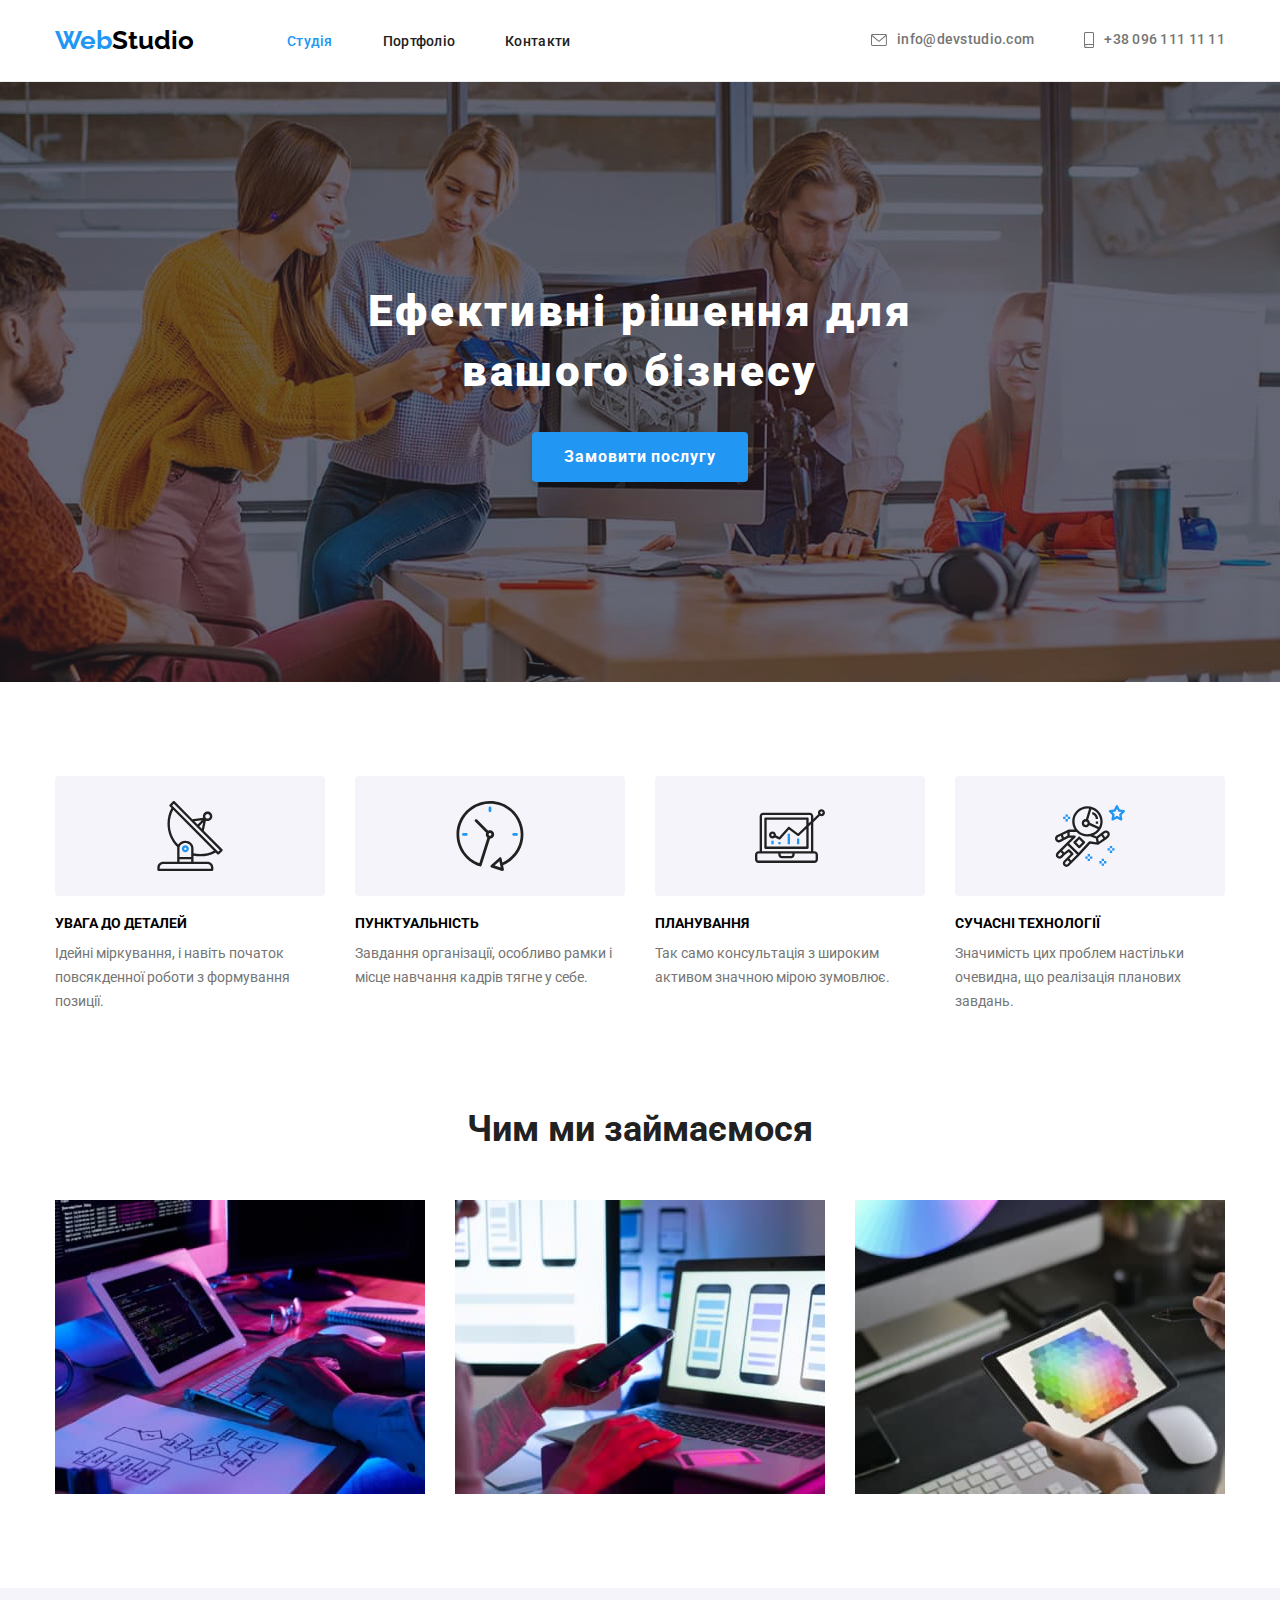
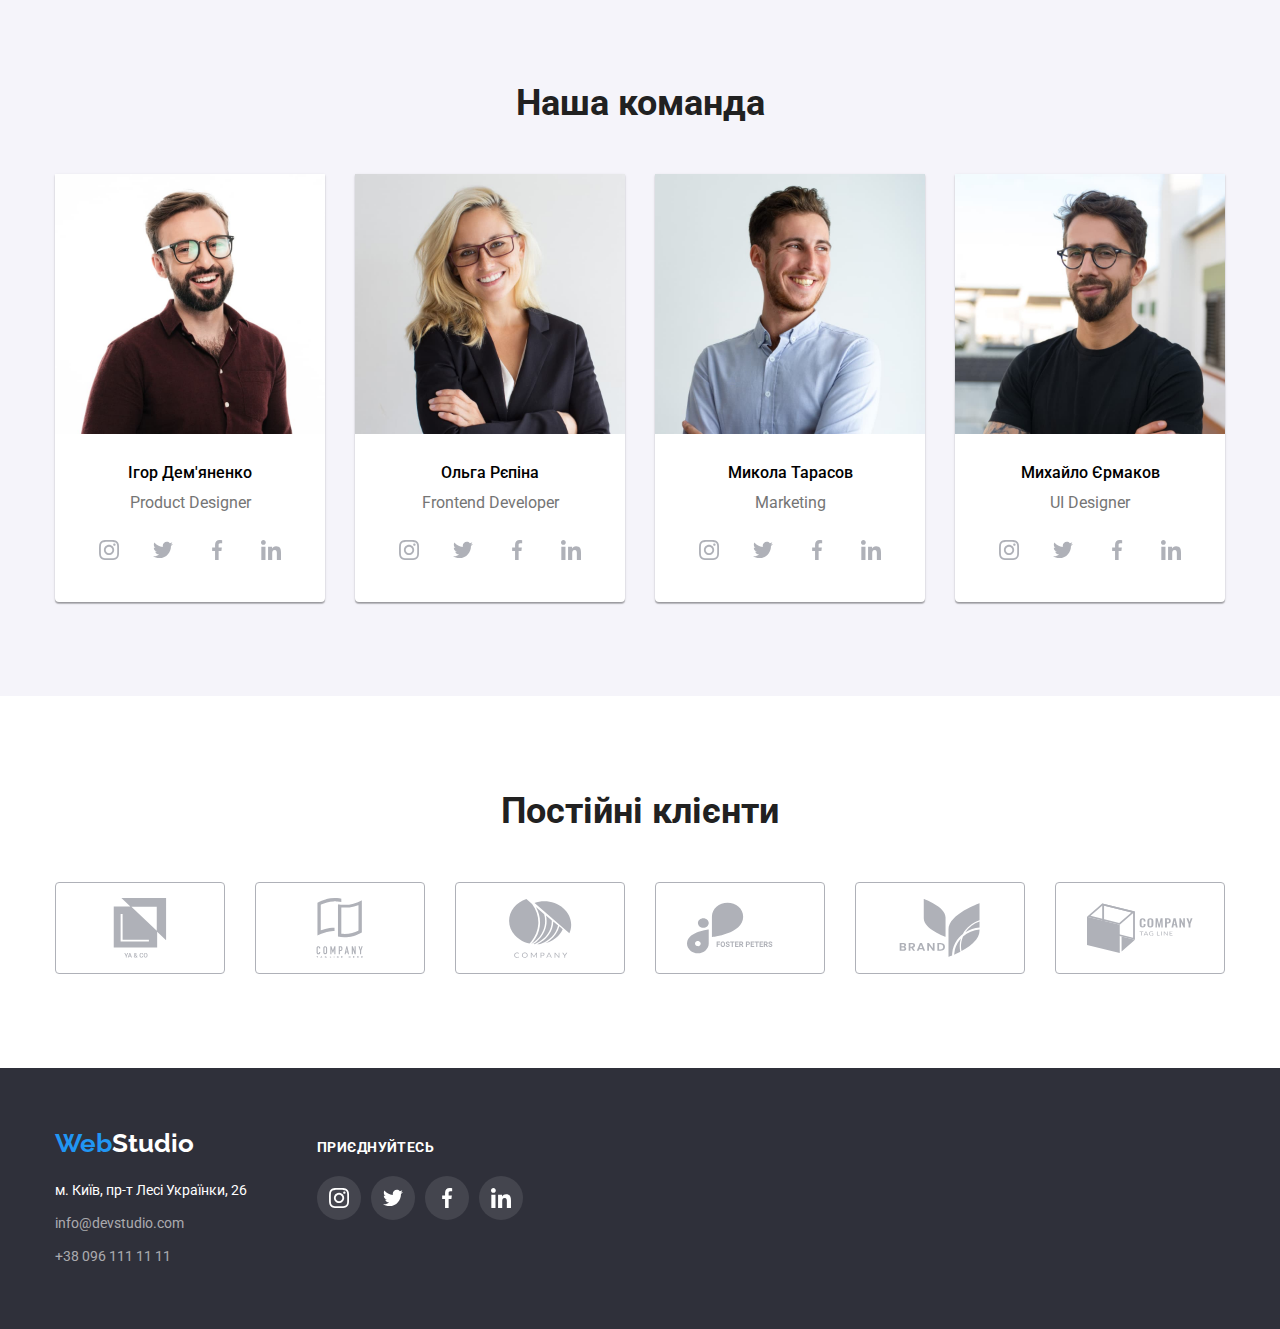
<file: index.html>
<!DOCTYPE html>
<html lang="uk">
  <head>
    <meta charset="UTF-8" />
    <meta http-equiv="X-UA-Compatible" content="IE=edge" />
    <meta name="viewport" content="width=device-width, initial-scale=1.0" />
    <link rel="preconnect" href="https://fonts.googleapis.com" />
    <link rel="preconnect" href="https://fonts.gstatic.com" crossorigin />
    <link
      href="https://fonts.googleapis.com/css2?family=Raleway:wght@700&family=Roboto:wght@400;500;700;900&display=swap"
      rel="stylesheet"
    />
    <link
      rel="stylesheet"
      href="https://cdnjs.cloudflare.com/ajax/libs/modern-normalize/1.1.0/modern-normalize.min.css"
    />
    <link rel="stylesheet" href="./css/styles.css" />
    <title>WebStudio</title>
  </head>
  <body>
    <!-- Header -->
    <header class="header">
      <div class="container header-container">
        <nav class="site-nav">
          <a class="logo link" href="./" lang="en"><span class="logo-accent">Web</span>Studio</a>
          <ul class="list nav-list">
            <li class="nav-item"><a class="link link-current" href="./index.html">Студія</a></li>
            <li class="nav-item"><a class="link" href="./portfolio.html">Портфоліо</a></li>
            <li class="nav-item"><a class="link" href="">Контакти</a></li>
          </ul>
        </nav>
        <ul class="list header-contacts">
          <li class="contact-item">
            <a class="link contact-link" href="mailto:info@devstudio.com">
              <svg class="contacts-img" width="16" height="12">
                <use href="./images/icons.svg#icon-envelope"></use>
              </svg>
              info@devstudio.com</a
            >
          </li>
          <li class="contact-item">
            <a class="link contact-link" href="tel:+380961111111">
              <svg class="contacts-img" width="10" height="16">
                <use href="./images/icons.svg#icon-smartphone"></use>
              </svg>
              +38 096 111 11 11</a
            >
          </li>
        </ul>
      </div>
    </header>
    <main>
      <!-- Hero -->
      <section class="section hero">
        <div class="container hero-container">
          <h1 class="hero-title">Ефективні рішення для вашого бізнесу</h1>
          <button class="hero-btn btn" type="button">Замовити послугу</button>
        </div>
      </section>
      <!-- Features -->
      <section class="section features">
        <div class="container">
          <h2 class="section-title visually-hidden">Наші переваги</h2>
          <ul class="list features-list">
            <li class="features-item">
              <div class="features-picture">
                <svg class="feature-icon" width="70" height="70">
                  <use href="./images/icons.svg#icon-antenna"></use>
                </svg>
              </div>
              <h3 class="title">УВАГА ДО ДЕТАЛЕЙ</h3>
              <p class="features-info">
                Ідейні міркування, і навіть початок повсякденної роботи з формування позиції.
              </p>
            </li>
            <li class="features-item">
              <div class="features-picture">
                <svg class="feature-icon" width="70" height="70">
                  <use href="./images/icons.svg#icon-clock"></use>
                </svg>
              </div>
              <h3 class="title">ПУНКТУАЛЬНІСТЬ</h3>
              <p class="features-info">
                Завдання організації, особливо рамки і місце навчання кадрів тягне у себе.
              </p>
            </li>
            <li class="features-item">
              <div class="features-picture">
                <svg class="feature-icon" width="70" height="70">
                  <use href="./images/icons.svg#icon-diagram"></use>
                </svg>
              </div>
              <h3 class="title">ПЛАНУВАННЯ</h3>
              <p class="features-info">
                Так само консультація з широким активом значною мірою зумовлює.
              </p>
            </li>
            <li class="features-item">
              <div class="features-picture">
                <svg class="feature-icon" width="70" height="70">
                  <use href="./images/icons.svg#icon-astronaut"></use>
                </svg>
              </div>
              <h3 class="title">СУЧАСНІ ТЕХНОЛОГІЇ</h3>
              <p class="features-info">
                Значимість цих проблем настільки очевидна, що реалізація планових завдань.
              </p>
            </li>
          </ul>
        </div>
      </section>
      <!-- specialization -->
      <section class="specialization section">
        <div class="container">
          <h2 class="section-title">Чим ми займаємося</h2>
          <ul class="specialization-list list">
            <li class="specialization-img">
              <img
                src="./images/img-desktop.jpg"
                alt="Десктопні додатки"
                width="370"
                height="294"
              />
            </li>
            <li class="specialization-img">
              <img src="./images/img-mobile.jpg" alt="Мобільні додатки" width="370" height="294" />
            </li>
            <li class="specialization-img">
              <img
                src="./images/img-design.jpg"
                alt="Дизайнерські рішення"
                width="370"
                height="294"
              />
            </li>
          </ul>
        </div>
      </section>
      <!-- Our team -->
      <section class="team-section section">
        <div class="container">
          <h2 class="section-title">Наша команда</h2>
          <ul class="team-list list">
            <li class="team-item">
              <img
                src="./images/product-designer.jpg"
                alt="Ігор Дем'яненко"
                width="270"
                height="260"
              />
              <div class="teammate-info">
                <h3 class="teammate-name">Ігор Дем'яненко</h3>
                <p class="teammate-position" lang="en">Product Designer</p>
                <ul class="social-icons list">
                  <li class="social-item">
                    <a href="" class="social-link link">
                      <svg class="social-icon" width="20" height="20">
                        <use href="./images/icons.svg#icon-instagram"></use>
                      </svg>
                    </a>
                  </li>
                  <li class="social-item">
                    <a href="" class="social-link link">
                      <svg class="social-icon" width="20" height="20">
                        <use href="./images/icons.svg#icon-twitter"></use>
                      </svg>
                    </a>
                  </li>
                  <li class="social-item">
                    <a href="" class="social-link link">
                      <svg class="social-icon" width="20" height="20">
                        <use href="./images/icons.svg#icon-facebook"></use>
                      </svg>
                    </a>
                  </li>
                  <li class="social-item">
                    <a href="" class="social-link link">
                      <svg class="social-icon" width="20" height="20">
                        <use href="./images/icons.svg#icon-linkedin"></use>
                      </svg>
                    </a>
                  </li>
                </ul>
              </div>
            </li>
            <li class="team-item">
              <img
                src="./images/frontend-developer.jpg"
                alt="Ольга Рєпіна"
                width="270"
                height="260"
              />
              <div class="teammate-info">
                <h3 class="teammate-name">Ольга Рєпіна</h3>
                <p class="teammate-position" lang="en">Frontend Developer</p>
                <ul class="social-icons list">
                  <li class="social-item">
                    <a href="" class="social-link link">
                      <svg class="social-icon" width="20" height="20">
                        <use href="./images/icons.svg#icon-instagram"></use>
                      </svg>
                    </a>
                  </li>
                  <li class="social-item">
                    <a href="" class="social-link link">
                      <svg class="social-icon" width="20" height="20">
                        <use href="./images/icons.svg#icon-twitter"></use>
                      </svg>
                    </a>
                  </li>
                  <li class="social-item">
                    <a href="" class="social-link link">
                      <svg class="social-icon" width="20" height="20">
                        <use href="./images/icons.svg#icon-facebook"></use>
                      </svg>
                    </a>
                  </li>
                  <li class="social-item">
                    <a href="" class="social-link link">
                      <svg class="social-icon" width="20" height="20">
                        <use href="./images/icons.svg#icon-linkedin"></use>
                      </svg>
                    </a>
                  </li>
                </ul>
              </div>
            </li>
            <li class="team-item">
              <img src="./images/marketing.jpg" alt="Микола Тарасов" width="270" height="260" />
              <div class="teammate-info">
                <h3 class="teammate-name">Микола Тарасов</h3>
                <p class="teammate-position" lang="en">Marketing</p>
                <ul class="social-icons list">
                  <li class="social-item">
                    <a href="" class="social-link link">
                      <svg class="social-icon" width="20" height="20">
                        <use href="./images/icons.svg#icon-instagram"></use>
                      </svg>
                    </a>
                  </li>
                  <li class="social-item">
                    <a href="" class="social-link link">
                      <svg class="social-icon" width="20" height="20">
                        <use href="./images/icons.svg#icon-twitter"></use>
                      </svg>
                    </a>
                  </li>
                  <li class="social-item">
                    <a href="" class="social-link link">
                      <svg class="social-icon" width="20" height="20">
                        <use href="./images/icons.svg#icon-facebook"></use>
                      </svg>
                    </a>
                  </li>
                  <li class="social-item">
                    <a href="" class="social-link link">
                      <svg class="social-icon" width="20" height="20">
                        <use href="./images/icons.svg#icon-linkedin"></use>
                      </svg>
                    </a>
                  </li>
                </ul>
              </div>
            </li>
            <li class="team-item">
              <img src="./images/ui-designer.jpg" alt="Михайло Єрмаков" width="270" height="260" />
              <div class="teammate-info">
                <h3 class="teammate-name">Михайло Єрмаков</h3>
                <p class="teammate-position" lang="en">UI Designer</p>
                <ul class="social-icons list">
                  <li class="social-item">
                    <a href="" class="social-link link">
                      <svg class="social-icon" width="20" height="20">
                        <use href="./images/icons.svg#icon-instagram"></use>
                      </svg>
                    </a>
                  </li>
                  <li class="social-item">
                    <a href="" class="social-link link">
                      <svg class="social-icon" width="20" height="20">
                        <use href="./images/icons.svg#icon-twitter"></use>
                      </svg>
                    </a>
                  </li>
                  <li class="social-item">
                    <a href="" class="social-link link">
                      <svg class="social-icon" width="20" height="20">
                        <use href="./images/icons.svg#icon-facebook"></use>
                      </svg>
                    </a>
                  </li>
                  <li class="social-item">
                    <a href="" class="social-link link">
                      <svg class="social-icon" width="20" height="20">
                        <use href="./images/icons.svg#icon-linkedin"></use>
                      </svg>
                    </a>
                  </li>
                </ul>
              </div>
            </li>
          </ul>
        </div>
      </section>

      <!-- Clients -->

      <section class="section clients">
        <div class="container">
          <h2 class="section-title">Постійні клієнти</h2>
          <ul class="client-list list">
            <li class="client-item">
              <a class="link client-link" href="">
                <svg class="client-icon" width="106" height="60">
                  <use href="./images/icons.svg#icon-client-1"></use>
                </svg>
              </a>
            </li>
            <li class="client-item">
              <a class="link client-link" href="">
                <svg class="client-icon" width="106" height="60">
                  <use href="./images/icons.svg#icon-client-2"></use>
                </svg>
              </a>
            </li>
            <li class="client-item">
              <a class="link client-link" href="">
                <svg class="client-icon" width="106" height="60">
                  <use href="./images/icons.svg#icon-client-3"></use>
                </svg>
              </a>
            </li>
            <li class="client-item">
              <a class="link client-link" href="">
                <svg class="client-icon" width="106" height="60">
                  <use href="./images/icons.svg#icon-client-4"></use>
                </svg>
              </a>
            </li>
            <li class="client-item">
              <a class="link client-link" href="">
                <svg class="client-icon" width="106" height="60">
                  <use href="./images/icons.svg#icon-client-5"></use>
                </svg>
              </a>
            </li>
            <li class="client-item">
              <a class="link client-link" href="">
                <svg class="client-icon" width="106" height="60">
                  <use href="./images/icons.svg#icon-client-6"></use>
                </svg>
              </a>
            </li>
          </ul>
        </div>
      </section>
    </main>
    <!-- Footer -->
    <footer class="footer">
      <div class="container footer-container">
        <div>
          <a class="link logo logo-footer" href="./" lang="en"
            ><span class="logo-accent">Web</span>Studio</a
          >
          <address>
            <ul class="list footer-list">
              <li class="footer-item">
                <a
                  class="link our-address"
                  href="https://goo.gl/maps/tJKo2RhC8Hp1i2VQ6"
                  target="_blank"
                  rel="noopener, noreferrer, nofollow"
                >
                  м. Київ, пр-т Лесі Українки, 26</a
                >
              </li>
              <li class="footer-item">
                <a class="link" href="mailto:info@devstudio.com">info@devstudio.com</a>
              </li>
              <li class="footer-item">
                <a class="link" href="tel:+380961111111">+38 096 111 11 11</a>
              </li>
            </ul>
          </address>
        </div>
        <div class="footer-socials">
          <h3 class="title socials-title">Приєднуйтесь</h3>
          <ul class="social-icons list">
            <li class="social-item">
              <a href="" class="social-link link">
                <svg class="social-icon" width="20" height="20">
                  <use href="./images/icons.svg#icon-instagram"></use>
                </svg>
              </a>
            </li>
            <li class="social-item">
              <a href="" class="social-link link">
                <svg class="social-icon" width="20" height="20">
                  <use href="./images/icons.svg#icon-twitter"></use>
                </svg>
              </a>
            </li>
            <li class="social-item">
              <a href="" class="social-link link">
                <svg class="social-icon" width="20" height="20">
                  <use href="./images/icons.svg#icon-facebook"></use>
                </svg>
              </a>
            </li>
            <li class="social-item">
              <a href="" class="social-link link">
                <svg class="social-icon" width="20" height="20">
                  <use href="./images/icons.svg#icon-linkedin"></use>
                </svg>
              </a>
            </li>
          </ul>
        </div>
      </div>
    </footer>
  </body>
</html>
</file>
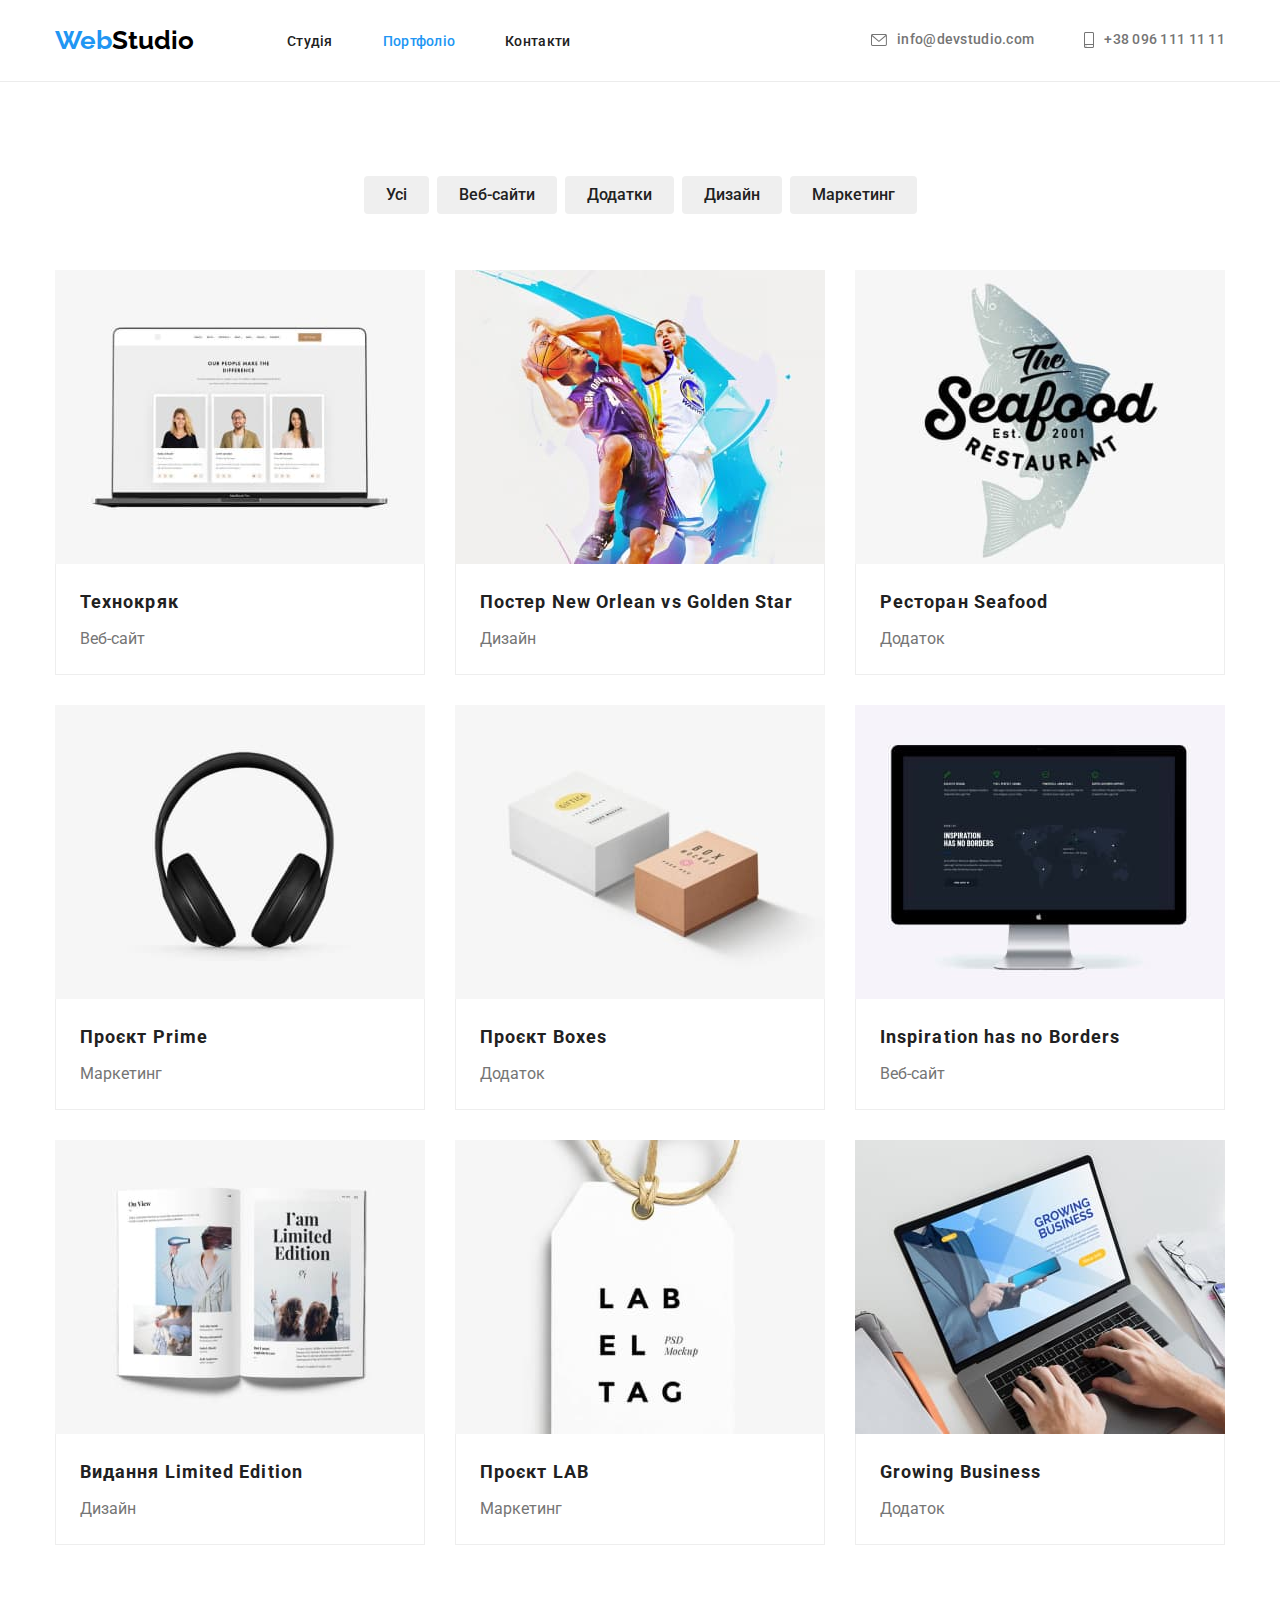
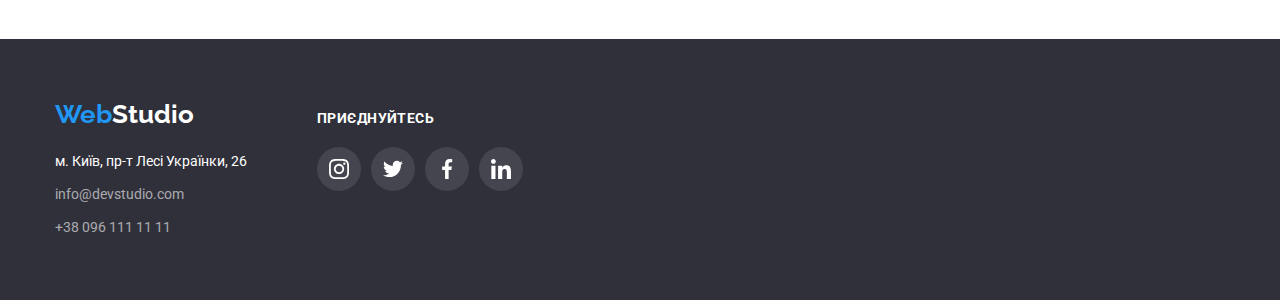
<file: portfolio.html>
<!DOCTYPE html>
<html lang="uk">
  <head>
    <meta charset="UTF-8" />
    <meta http-equiv="X-UA-Compatible" content="IE=edge" />
    <meta name="viewport" content="width=device-width, initial-scale=1.0" />
    <link rel="preconnect" href="https://fonts.googleapis.com" />
    <link rel="preconnect" href="https://fonts.gstatic.com" crossorigin />
    <link
      href="https://fonts.googleapis.com/css2?family=Raleway:wght@700&family=Roboto:wght@400;500;700;900&display=swap"
      rel="stylesheet"
    />
    <link
      rel="stylesheet"
      href="https://cdnjs.cloudflare.com/ajax/libs/modern-normalize/1.1.0/modern-normalize.min.css"
    />
    <link rel="stylesheet" href="./css/styles.css" />
    <title>Portfolio</title>
  </head>
  <body>
    <!-- Header -->
    <header class="header">
      <div class="container header-container">
        <nav class="site-nav">
          <a class="logo link" href="./" lang="en"><span class="logo-accent">Web</span>Studio</a>
          <ul class="list nav-list">
            <li class="nav-item"><a class="link" href="./index.html">Студія</a></li>
            <li class="nav-item"><a class="link link-current" href="./portfolio.html">Портфоліо</a></li>
            <li class="nav-item"><a class="link" href="">Контакти</a></li>
          </ul>
        </nav>
        <ul class="list header-contacts">
          <li class="contact-item">
            <a class="link contact-link" href="mailto:info@devstudio.com">
              <svg class="contacts-img" width="16" height="12">
                <use href="./images/icons.svg#icon-envelope"></use>
              </svg>
              info@devstudio.com</a
            >
          </li>
          <li class="contact-item">
            <a class="link contact-link" href="tel:+380961111111">
              <svg class="contacts-img" width="10" height="16">
                <use href="./images/icons.svg#icon-smartphone"></use>
              </svg>
              +38 096 111 11 11</a
            >
          </li>
        </ul>
      </div>
    </header>
    <main>
      <!-- Portfolio -->
    <section class="portfolio section">
      <div class="container">
        <h1 class="section-title visually-hidden">Портфоліо</h1>
        <ul class="filter-list list">
          <li class="filter-item"><button class="filter-btn btn" type="button">Усі</button></li>
          <li class="filter-item">
            <button class="filter-btn btn" type="button">Веб-сайти</button>
          </li>
          <li class="filter-item"><button class="filter-btn btn" type="button">Додатки</button></li>
          <li class="filter-item"><button class="filter-btn btn" type="button">Дизайн</button></li>
          <li class="filter-item">
            <button class="filter-btn btn" type="button">Маркетинг</button>
          </li>
        </ul>
        <ul class="list portfolio-examples">
          <li class="portfolio-item">
            <a class="link" href="">
              <img src="./images/portfolio1.jpg" alt="portfolio-example" width="370" height="294" />
              <div class="example-description">
                <h2 class="example-name">Технокряк</h2>
                <p class="example-class">Веб-сайт</p>
              </div>
            </a>
          </li>
          <li class="portfolio-item">
            <a class="link" href="">
              <img src="./images/portfolio2.jpg" alt="portfolio-example" width="370" height="294" />
              <div class="example-description">
                <h2 class="example-name">Постер New Orlean vs Golden Star</h2>
                <p class="example-class">Дизайн</p>
              </div>
            </a>
          </li>
          <li class="portfolio-item">
            <a class="link" href="">
              <img src="./images/portfolio3.jpg" alt="portfolio-example" width="370" height="294" />
              <div class="example-description">
                <h2 class="example-name">Ресторан Seafood</h2>
                <p class="example-class">Додаток</p>
              </div>
            </a>
          </li>
          <li class="portfolio-item">
            <a class="link" href="">
              <img src="./images/portfolio4.jpg" alt="portfolio-example" width="370" height="294" />
              <div class="example-description">
                <h2 class="example-name">Проєкт Prime</h2>
                <p class="example-class">Маркетинг</p>
              </div>
            </a>
          </li>
          <li class="portfolio-item">
            <a class="link" href="">
              <img src="./images/portfolio5.jpg" alt="portfolio-example" width="370" height="294" />
              <div class="example-description">
                <h2 class="example-name">Проєкт Boxes</h2>
                <p class="example-class">Додаток</p>
              </div>
            </a>
          </li>
          <li class="portfolio-item">
            <a class="link" href="">
              <img src="./images/portfolio6.jpg" alt="portfolio-example" width="370" height="294" />
              <div class="example-description">
                <h2 class="example-name">Inspiration has no Borders</h2>
                <p class="example-class">Веб-сайт</p>
              </div>
            </a>
          </li>
          <li class="portfolio-item">
            <a class="link" href="">
              <img src="./images/portfolio7.jpg" alt="portfolio-example" width="370" height="294" />
              <div class="example-description">
                <h2 class="example-name">Видання Limited Edition</h2>
                <p class="example-class">Дизайн</p>
              </div>
            </a>
          </li>
          <li class="portfolio-item">
            <a class="link" href="">
              <img src="./images/portfolio8.jpg" alt="portfolio-example" width="370" height="294" />
              <div class="example-description">
                <h2 class="example-name">Проєкт LAB</h2>
                <p class="example-class">Маркетинг</p>
              </div>
            </a>
          </li>
          <li class="portfolio-item">
            <a class="link" href="">
              <img src="./images/portfolio9.jpg" alt="portfolio-example" width="370" height="294" />
              <div class="example-description">
                <h2 class="example-name">Growing Business</h2>
                <p class="example-class">Додаток</p>
              </div>
            </a>
          </li>
        </ul>
      </div>
    </main>
    </section>
    <!-- Footer -->
    <footer class="footer">
      <div class="container footer-container">
        <div>
          <a class="link logo logo-footer" href="./" lang="en"
          ><span class="logo-accent">Web</span>Studio</a
        >
        <address>
          <ul class="list footer-list">
            <li class="footer-item">
              <a
                class="link our-address"
                href="https://goo.gl/maps/tJKo2RhC8Hp1i2VQ6"
                target="_blank"
                rel="noopener, noreferrer, nofollow"
              >
                м. Київ, пр-т Лесі Українки, 26</a
              >
            </li>
            <li class="footer-item">
              <a class="link" href="mailto:info@devstudio.com">info@devstudio.com</a>
            </li>
            <li class="footer-item">
              <a class="link" href="tel:+380961111111">+38 096 111 11 11</a>
            </li>
          </ul>
        </address>
        </div>
        <div class="footer-socials">
          <h3 class="title socials-title">Приєднуйтесь</h3>
          <ul class="social-icons list">
            <li class="social-item"><a href="" class="social-link link">
              <svg class="social-icon" width="20" height="20">
                <use href="./images/icons.svg#icon-instagram"></use>
              </svg>
            </a></li>
            <li class="social-item"><a href="" class="social-link link">
              <svg class="social-icon" width="20" height="20">
                <use href="./images/icons.svg#icon-twitter"></use>
              </svg>
            </a></li>
            <li class="social-item"><a href="" class="social-link link">
              <svg class="social-icon" width="20" height="20">
                <use href="./images/icons.svg#icon-facebook"></use>
              </svg>
            </a></li>
            <li class="social-item"><a href="" class="social-link link">
              <svg class="social-icon" width="20" height="20">
                <use href="./images/icons.svg#icon-linkedin"></use>
              </svg>
            </a></li>
          </ul>
        </div>
      </div>
    </footer>
  </body>
</html>
</file>
<file: css/styles.css>
/* General */

:root {
  --primary-text-color: #212121;
  --secondary-text-color: #757575;
  --accent-color: #2196f3;
  --primary-button-color: #ffffff;
  --main-svg-color: #afb1b8;
}

body {
  font-family: 'Roboto', sans-serif;
  font-size: 16px;
  line-height: 1.19;
}
.container {
  width: 1200px;
  margin: 0 auto;
  padding: 0 15px;
}

.section {
  padding: 94px 0;
}

h1,
h2,
h3,
h4,
h5,
h6,
p,
ul {
  padding: 0;
  margin: 0;
}

.list {
  list-style: none;
}

.link {
  text-decoration: none;
  color: rgba(255, 255, 255, 0.6);
}

.btn {
  cursor: pointer;
  font-family: inherit;
}

.section-title {
  margin-bottom: 50px;

  font-size: 36px;
  line-height: 1.17;
  color: var(--primary-text-color);
  text-align: center;
}

.visually-hidden {
  position: absolute;
  width: 1px;
  height: 1px;
  margin: -1px;
  border: 0;
  padding: 0;
  white-space: nowrap;
  clip-path: inset(100%);
  clip: rect(0 0 0 0);
  overflow: hidden;
}

/* Header */

.header {
  max-width: 1600px;
  margin: 0 auto;
  border-bottom: 1px solid #ececec;
}

.header-container {
  display: flex;
  align-items: center;
  padding: 0 15px;
}

.site-nav {
  display: flex;
  align-items: center;
}

.nav-list {
  display: flex;
}

.logo {
  padding: 25px 0;
  margin-right: 93px;

  font-family: 'Raleway', sans-serif;
  font-weight: 700;
  font-size: 26px;
  color: #000000;
}

.logo-accent {
  color: var(--accent-color);
}

.our-address {
  color: var(--primary-button-color);
}

.team {
  background-color: #f5f4fa;
}

.nav-list .link {
  padding: 32px 0;

  font-weight: 500;
  font-size: 14px;
  line-height: 1.14;
  letter-spacing: 0.02em;
  color: var(--primary-text-color);
}

.nav-item:not(:last-child) {
  margin-right: 50px;
}

.nav-list .link-current {
  color: var(--accent-color);
}

.nav-list .link:hover,
.nav-list .link:focus,
.header-contacts .link:hover,
.header-contacts .link:focus,
.footer-list .link:hover,
.footer-list .link:focus {
  color: var(--accent-color);
}

.header-contacts {
  display: flex;
  margin-left: auto;
}

.header-contacts .link {
  padding: 32px 0;

  font-weight: 500;
  font-size: 14px;
  line-height: 1.14;
  letter-spacing: 0.02em;
  color: var(--secondary-text-color);
}

.contact-link {
  display: flex;
  align-items: center;
  justify-content: center;
}

.contact-item:not(:last-child) {
  margin-right: 50px;
}

.contacts-img {
  margin-right: 10px;
  fill: var(--secondary-text-color);
}

.header-contacts .link:hover .contacts-img,
.header-contacts .link:focus .contacts-img {
  fill: var(--accent-color);
}

/* Footer */

.footer .container {
  padding: 0 15px;
}

.footer {
  max-width: 1600px;
  margin-left: auto;
  margin-right: auto;
  padding: 60px 0;

  background-color: #2f303a;
}

.footer-container {
  display: flex;
  align-items: baseline;
}

.logo-footer {
  display: inline-block;
  margin-bottom: 20px;
  margin-right: 0px;
  padding: 0;

  color: var(--primary-button-color);
}

.footer address {
  font-style: inherit;
  font-size: 14px;
  line-height: 1.71;
}

.footer-item:not(:last-child) {
  margin-bottom: 9px;
}

.footer-socials {
  margin-left: 70px;
}

.footer-socials .socials-title {
  text-transform: uppercase;
  color: var(--primary-button-color);
  font-size: 14px;
  line-height: 1.14;
  letter-spacing: 0.03em;
}

.footer-socials .social-icons {
  display: flex;
  justify-content: center;
  margin-top: 20px;
}

.footer-socials .social-item {
  width: 44px;
  height: 44px;
  margin-right: 10px;
}

.footer-socials .social-item:last-child {
  margin-right: 0;
}

.footer-socials .social-link {
  width: 100%;
  height: 100%;
  display: flex;
  align-items: center;
  justify-content: center;
  border-radius: 50%;
  background-color: rgba(255, 255, 255, 0.1);
  color: var(--primary-button-color);
}

.footer-socials .social-icon {
  fill: var(--primary-button-color);
}

.footer-socials .social-link:hover,
.footer-socials .social-link:focus {
  background-color: var(--accent-color);
}

.footer-socials .social-link:hover .social-icon .footer-socials .social-link:focus .social-icon {
  fill: currentColor;
}

/* Hero */

.hero {
  padding: 200px 0;
}

.hero-container {
  padding: 0 15px;
  margin: 0 auto;
}

.hero-btn {
  display: block;
  padding: 10px 32px;
  margin: 30px auto 0;

  font-weight: 700;
  line-height: 1.88;
  font-size: 16px;
  text-align: center;
  letter-spacing: 0.06em;
  box-shadow: 0px 4px 4px rgba(0, 0, 0, 0.15);
  color: var(--primary-button-color);
  background-color: var(--accent-color);
  border: none;
  border-radius: 4px;
}

.hero {
  max-width: 1600px;
  height: 600px;
  margin-left: auto;
  margin-right: auto;

  background-color: #c4c4c4;
  background-image: linear-gradient(to right, rgba(47, 48, 58, 0.4), rgba(47, 48, 58, 0.4)),
    url(../images/hero.jpg);
  background-position: center;
  background-repeat: no-repeat;
}

.hero-title {
  max-width: 700px;
  margin: 0 auto;

  font-weight: 900;
  font-size: 44px;
  line-height: 1.36;
  text-align: center;
  letter-spacing: 0.06em;
  color: var(--primary-button-color);
}

/* Features */

.features {
  padding-bottom: 0;
}

.features-list {
  display: flex;
}

.features-list .title {
  font-weight: 700;
  font-size: 14px;
  line-height: 1.14;
  text-transform: uppercase;
}

.features-info {
  margin-top: 10px;
  font-size: 14px;
  line-height: 1.71;
  color: var(--secondary-text-color);
}

.features-item:not(:last-child) {
  margin-right: 30px;
}

.features-picture {
  display: flex;
  justify-content: center;
  align-items: center;
  height: 120px;
  width: 270px;
  background-color: #f5f4fa;
  border-radius: 4px;
  margin-bottom: 20px;
}


/* Specialization */

.specialization-list {
  display: flex;
}

.specialization-img:not(:last-child) {
  margin-right: 30px;
}

.specialization-img img {
  display: block;
  max-width: 100%;
  height: auto;
}

/* Team */

.team-section {
  max-width: 1600px;
  margin-left: auto;
  margin-right: auto;
  background-color: #f5f4fa;
}

.team-list {
  display: flex;
}

.team-item {
  background-color: #ffffff;
  box-shadow: 0px 1px 3px rgba(0, 0, 0, 0.12), 0px 1px 1px rgba(0, 0, 0, 0.14),
    0px 2px 1px rgba(0, 0, 0, 0.2);
  border-radius: 0px 0px 4px 4px;
}

.team-item img {
  display: block;
  max-width: 100%;
  height: auto;
}

.team-item:not(:last-child) {
  margin-right: 30px;
}

.teammate-info {
  padding: 30px 32px;
}

.teammate-name {
  font-size: 16px;
  line-height: 1.17;
  font-weight: 500;
  text-align: center;
}

.teammate-position {
  margin-top: 10px;
  text-align: center;
  color: var(--secondary-text-color);
}

.teammate-info .social-icons {
  display: flex;
  justify-content: center;
  margin-top: 16px;
}

.teammate-info .social-item {
  width: 44px;
  height: 44px;
  margin-right: 10px;
}

.teammate-info .social-item:last-child {
  margin-right: 0;
}

.teammate-info .social-link {
  width: 100%;
  height: 100%;
  display: flex;
  align-items: center;
  justify-content: center;
  border-radius: 50%;
  background-color: inherit;
  color: var(--primary-button-color);
}

.teammate-info .social-icon {
  fill: var(--main-svg-color);
}

.teammate-info .social-link:hover,
.teammate-info .social-link:focus {
  background-color: var(--accent-color);
}

.teammate-info .social-link:hover .social-icon,
.teammate-info .social-link:focus .social-icon {
  fill: var(--primary-button-color);
}

/* Clients */

.client-list {
  display: flex;
}

.client-item {
  width: 170px;
  height: 92px;
}

.client-item:not(:last-child) {
  margin-right: 30px;
}

.client-link {
  width: 100%;
  height: 100%;
  display: flex;
  align-items: center;
  justify-content: center;
  border: 1px solid #afb1b8;
  border-radius: 4px;
  background-color: inherit;
}

.client-icon {
  fill: var(--main-svg-color);
}

.client-link:hover,
.client-link:focus {
  border-color: var(--accent-color);
}

.client-link:hover .client-icon,
.client-link:focus .client-icon {
  fill: var(--accent-color);
}

/* Portfolio */

.filter-list {
  display: flex;
  justify-content: center;
  margin-bottom: 56px;
}

.filter-btn {
  padding: 6px 22px;
  font-weight: 500;
  font-size: 16px;
  line-height: 1.63;
  text-align: center;
  border-radius: 4px;
  border: none;
  color: var(--primary-text-color);
}

.filter-item:not(:last-child) {
  margin-right: 8px;
}

.filter-btn:hover,
.filter-btn:focus {
  color: var(--primary-button-color);
  background-color: var(--accent-color);
  box-shadow: 0px 3px 1px rgba(0, 0, 0, 0.1), 0px 1px 2px rgba(0, 0, 0, 0.08),
    0px 2px 2px rgba(0, 0, 0, 0.12);
}

.portfolio-item .link {
  display: block;
}

.portfolio-item .link:hover,
.portfolio-item .link:focus{
  display: block;
  box-shadow: 0px 1px 1px rgba(0, 0, 0, 0.12), 0px 4px 4px rgba(0, 0, 0, 0.06),
  1px 4px 6px rgba(0, 0, 0, 0.16);
}

.portfolio-item .link img {
  display: block;
  width: 100%;
  height: auto;
}

.portfolio-examples {
  display: flex;
  flex-wrap: wrap;
}

.portfolio-item:not(:nth-child(3n)) {
  margin-right: 30px;
}

.portfolio-item:nth-child(n + 4) {
  margin-top: 30px;
}

.example-description {
  padding: 20px 24px;
  border: 1px solid #eeeeee;
  border-top: 0;
}

.example-name {
  font-weight: 700;
  font-size: 18px;
  line-height: 2;
  letter-spacing: 0.06em;
  color: var(--primary-text-color);
}

.example-class {
  margin-top: 4px;
  line-height: 1.88;
  color: var(--secondary-text-color);
}
</file>
